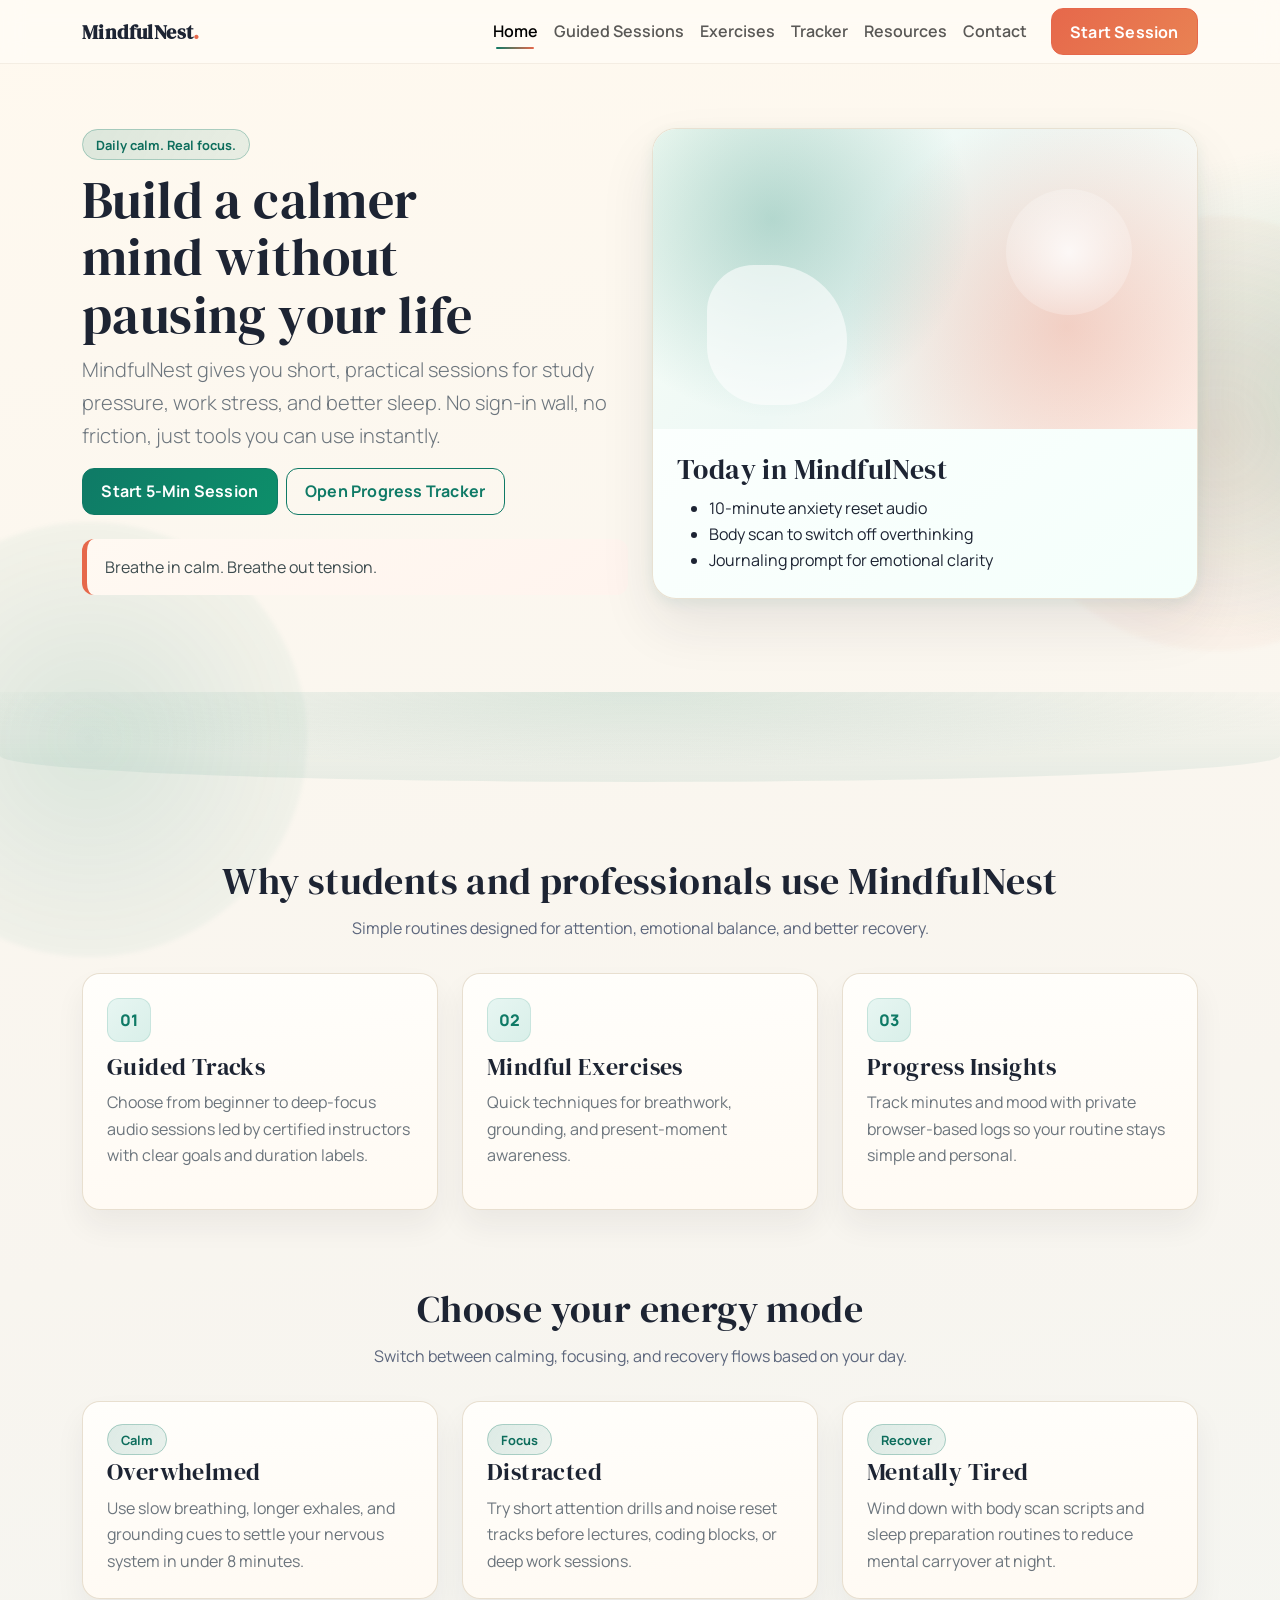
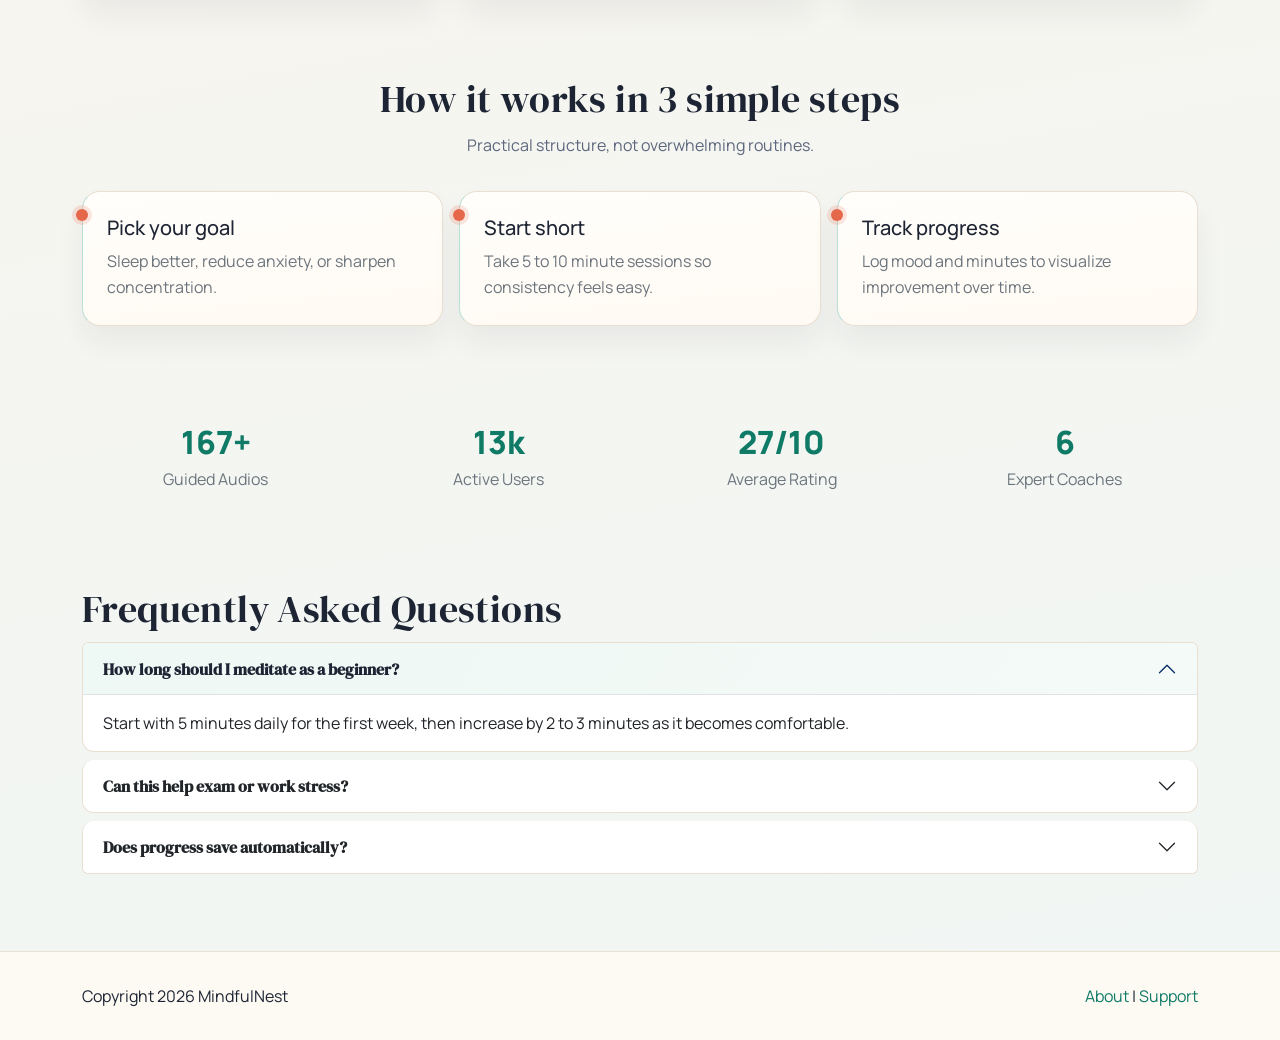
<file: Code/index.html>
<!DOCTYPE html>
<html lang="en">
<head>
  <meta charset="UTF-8">
  <meta name="viewport" content="width=device-width, initial-scale=1.0">
  <title>MindfulNest | Home</title>
  <link rel="preconnect" href="https://fonts.googleapis.com">
  <link rel="preconnect" href="https://fonts.gstatic.com" crossorigin>
  <link href="https://fonts.googleapis.com/css2?family=DM+Serif+Display:ital@0;1&family=Manrope:wght@400;500;600;700;800&display=swap" rel="stylesheet">
  <link href="https://cdn.jsdelivr.net/npm/bootstrap@5.3.7/dist/css/bootstrap.min.css" rel="stylesheet">
  <link rel="stylesheet" href="css/style.css">
</head>
<body>
  <nav class="navbar navbar-expand-lg fixed-top">
    <div class="container">
      <a class="navbar-brand brand-title" href="index.html">MindfulNest<span class="brand-dot">.</span></a>
      <button class="navbar-toggler" type="button" data-bs-toggle="collapse" data-bs-target="#navMenu">
        <span class="navbar-toggler-icon"></span>
      </button>
      <div class="collapse navbar-collapse" id="navMenu">
        <ul class="navbar-nav ms-auto me-3">
          <li class="nav-item"><a class="nav-link active" href="index.html">Home</a></li>
          <li class="nav-item"><a class="nav-link" href="meditation.html">Guided Sessions</a></li>
          <li class="nav-item"><a class="nav-link" href="exercises.html">Exercises</a></li>
          <li class="nav-item"><a class="nav-link" href="tracker.html">Tracker</a></li>
          <li class="nav-item"><a class="nav-link" href="resources.html">Resources</a></li>
          <li class="nav-item"><a class="nav-link" href="contact.html">Contact</a></li>
        </ul>
        <a class="btn btn-accent" href="meditation.html">Start Session</a>
      </div>
    </div>
  </nav>

  <header class="hero">
    <div class="container">
      <div class="row align-items-center g-4">
        <div class="col-lg-6 reveal">
          <span class="badge-tone">Daily calm. Real focus.</span>
          <h1 class="display-5 mt-3">Build a calmer mind without pausing your life</h1>
          <p class="lead text-secondary">MindfulNest gives you short, practical sessions for study pressure, work stress, and better sleep. No sign-in wall, no friction, just tools you can use instantly.</p>
          <div class="d-flex gap-2 flex-wrap">
            <a href="meditation.html" class="btn btn-primary">Start 5-Min Session</a>
            <a href="tracker.html" class="btn btn-outline-primary">Open Progress Tracker</a>
          </div>
          <div class="quote-box mt-4" id="dailyQuote">Breathe in calm. Breathe out tension.</div>
        </div>
        <div class="col-lg-6 reveal delay-2">
          <div class="hero-card">
            <div class="hero-art"></div>
            <div class="p-4">
              <h3>Today in MindfulNest</h3>
              <ul class="mb-0">
                <li>10-minute anxiety reset audio</li>
                <li>Body scan to switch off overthinking</li>
                <li>Journaling prompt for emotional clarity</li>
              </ul>
            </div>
          </div>
        </div>
      </div>
    </div>
  </header>

  <div class="wave-divider"></div>

  <section class="section">
    <div class="container">
      <h2 class="section-title text-center">Why students and professionals use MindfulNest</h2>
      <p class="section-subtitle text-center">Simple routines designed for attention, emotional balance, and better recovery.</p>
      <div class="row g-4">
        <div class="col-md-4 reveal delay-1">
          <div class="card-soft p-4 h-100">
            <div class="feature-icon">01</div>
            <h4>Guided Tracks</h4>
            <p class="text-secondary">Choose from beginner to deep-focus audio sessions led by certified instructors with clear goals and duration labels.</p>
          </div>
        </div>
        <div class="col-md-4 reveal delay-2">
          <div class="card-soft p-4 h-100">
            <div class="feature-icon">02</div>
            <h4>Mindful Exercises</h4>
            <p class="text-secondary">Quick techniques for breathwork, grounding, and present-moment awareness.</p>
          </div>
        </div>
        <div class="col-md-4 reveal delay-3">
          <div class="card-soft p-4 h-100">
            <div class="feature-icon">03</div>
            <h4>Progress Insights</h4>
            <p class="text-secondary">Track minutes and mood with private browser-based logs so your routine stays simple and personal.</p>
          </div>
        </div>
      </div>
    </div>
  </section>

  <section class="section pt-0">
    <div class="container">
      <h2 class="section-title text-center">Choose your energy mode</h2>
      <p class="section-subtitle text-center">Switch between calming, focusing, and recovery flows based on your day.</p>
      <div class="row g-4">
        <div class="col-md-4 reveal">
          <div class="card-soft p-4 h-100">
            <span class="badge-tone">Calm</span>
            <h4 class="mt-2">Overwhelmed</h4>
            <p class="text-secondary mb-0">Use slow breathing, longer exhales, and grounding cues to settle your nervous system in under 8 minutes.</p>
          </div>
        </div>
        <div class="col-md-4 reveal delay-1">
          <div class="card-soft p-4 h-100">
            <span class="badge-tone">Focus</span>
            <h4 class="mt-2">Distracted</h4>
            <p class="text-secondary mb-0">Try short attention drills and noise reset tracks before lectures, coding blocks, or deep work sessions.</p>
          </div>
        </div>
        <div class="col-md-4 reveal delay-2">
          <div class="card-soft p-4 h-100">
            <span class="badge-tone">Recover</span>
            <h4 class="mt-2">Mentally Tired</h4>
            <p class="text-secondary mb-0">Wind down with body scan scripts and sleep preparation routines to reduce mental carryover at night.</p>
          </div>
        </div>
      </div>
    </div>
  </section>

  <section class="section pt-0" id="howItWorks">
    <div class="container">
      <h2 class="section-title text-center">How it works in 3 simple steps</h2>
      <p class="section-subtitle text-center">Practical structure, not overwhelming routines.</p>
      <div class="row g-3">
        <div class="col-md-4 reveal"><div class="card-soft p-4 h-100 timeline-item"><h5>Pick your goal</h5><p class="text-secondary mb-0">Sleep better, reduce anxiety, or sharpen concentration.</p></div></div>
        <div class="col-md-4 reveal delay-1"><div class="card-soft p-4 h-100 timeline-item"><h5>Start short</h5><p class="text-secondary mb-0">Take 5 to 10 minute sessions so consistency feels easy.</p></div></div>
        <div class="col-md-4 reveal delay-2"><div class="card-soft p-4 h-100 timeline-item"><h5>Track progress</h5><p class="text-secondary mb-0">Log mood and minutes to visualize improvement over time.</p></div></div>
      </div>
    </div>
  </section>

  <section class="section pt-0">
    <div class="container">
      <div class="row g-3">
        <div class="col-md-3 stat reveal">
          <div class="stat-number" data-count="300" data-suffix="+">0</div>
          <div class="text-secondary">Guided Audios</div>
        </div>
        <div class="col-md-3 stat reveal delay-1">
          <div class="stat-number" data-count="25" data-suffix="k">0</div>
          <div class="text-secondary">Active Users</div>
        </div>
        <div class="col-md-3 stat reveal delay-2">
          <div class="stat-number" data-count="49" data-suffix="/10">0</div>
          <div class="text-secondary">Average Rating</div>
        </div>
        <div class="col-md-3 stat reveal delay-3">
          <div class="stat-number" data-count="12" data-suffix="">0</div>
          <div class="text-secondary">Expert Coaches</div>
        </div>
      </div>
    </div>
  </section>

  <section class="section pt-0">
    <div class="container">
      <h2 class="section-title">Frequently Asked Questions</h2>
      <div class="accordion" id="faqAcc">
        <div class="accordion-item mb-2 reveal">
          <h2 class="accordion-header"><button class="accordion-button" type="button" data-bs-toggle="collapse" data-bs-target="#faqOne">How long should I meditate as a beginner?</button></h2>
          <div id="faqOne" class="accordion-collapse collapse show" data-bs-parent="#faqAcc"><div class="accordion-body">Start with 5 minutes daily for the first week, then increase by 2 to 3 minutes as it becomes comfortable.</div></div>
        </div>
        <div class="accordion-item mb-2 reveal delay-1">
          <h2 class="accordion-header"><button class="accordion-button collapsed" type="button" data-bs-toggle="collapse" data-bs-target="#faqTwo">Can this help exam or work stress?</button></h2>
          <div id="faqTwo" class="accordion-collapse collapse" data-bs-parent="#faqAcc"><div class="accordion-body">Yes. Short breathwork and focus sessions are designed for high-pressure routines and quick resets during long days.</div></div>
        </div>
        <div class="accordion-item reveal delay-2">
          <h2 class="accordion-header"><button class="accordion-button collapsed" type="button" data-bs-toggle="collapse" data-bs-target="#faqThree">Does progress save automatically?</button></h2>
          <div id="faqThree" class="accordion-collapse collapse" data-bs-parent="#faqAcc"><div class="accordion-body">Your tracker entries are stored only in your browser using local storage. There is no server-side account database in this project.</div></div>
        </div>
      </div>
    </div>
  </section>

  <footer class="footer">
    <div class="container d-flex flex-wrap justify-content-between gap-2">
      <span>Copyright <span id="year"></span> MindfulNest</span>
      <span><a href="about.html">About</a> | <a href="contact.html">Support</a></span>
    </div>
  </footer>

  <script src="https://code.jquery.com/jquery-3.7.1.min.js"></script>
  <script src="https://cdn.jsdelivr.net/npm/bootstrap@5.3.7/dist/js/bootstrap.bundle.min.js"></script>
  <script src="js/main.js"></script>
</body>
</html>
</file>
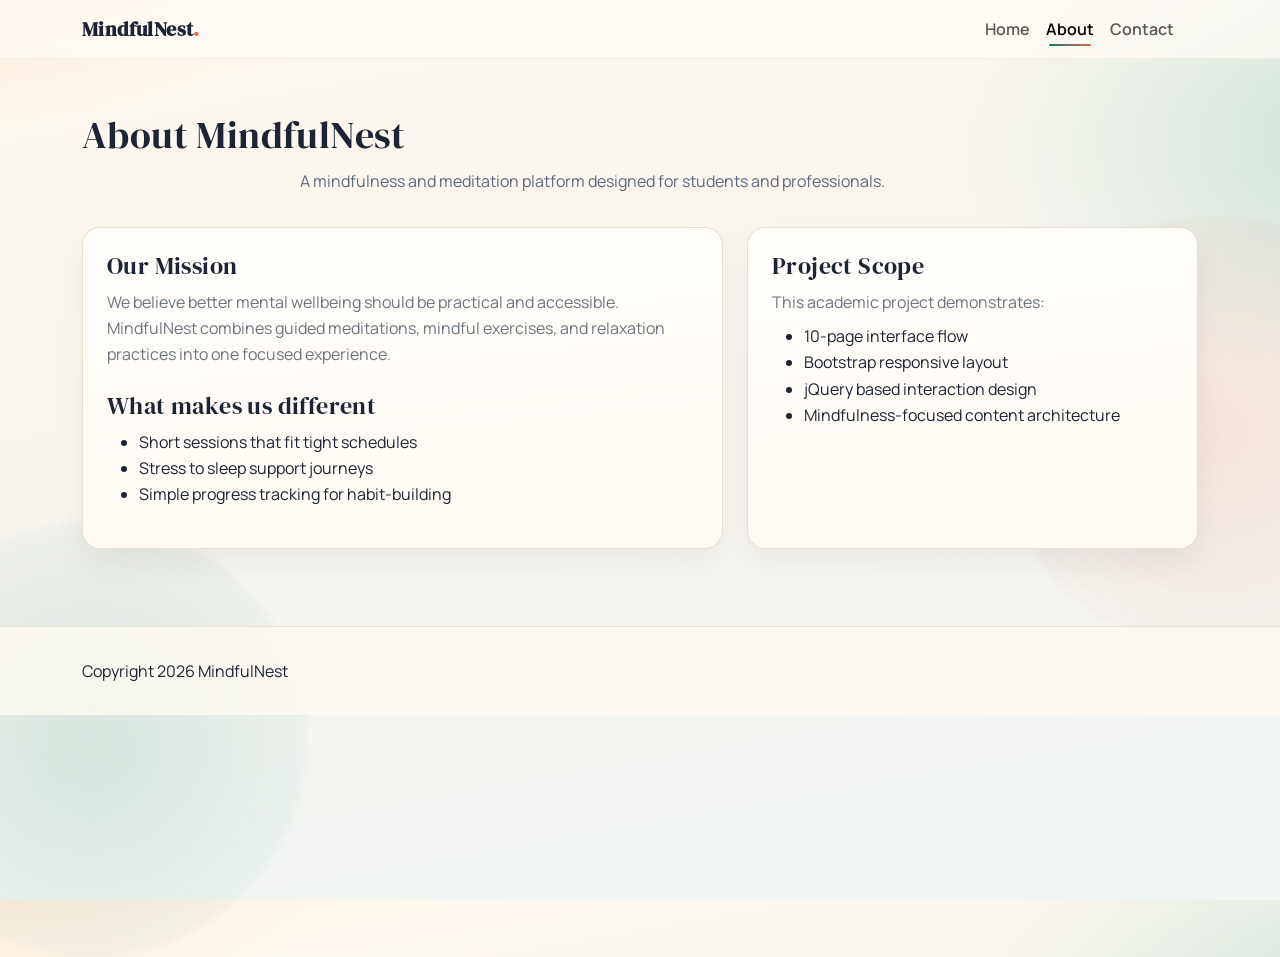
<file: Code/about.html>
<!DOCTYPE html>
<html lang="en">
<head>
  <meta charset="UTF-8">
  <meta name="viewport" content="width=device-width, initial-scale=1.0">
  <title>MindfulNest | About</title>
  <link rel="preconnect" href="https://fonts.googleapis.com">
  <link rel="preconnect" href="https://fonts.gstatic.com" crossorigin>
  <link href="https://fonts.googleapis.com/css2?family=DM+Serif+Display:ital@0;1&family=Manrope:wght@400;500;600;700;800&display=swap" rel="stylesheet">
  <link href="https://cdn.jsdelivr.net/npm/bootstrap@5.3.7/dist/css/bootstrap.min.css" rel="stylesheet">
  <link rel="stylesheet" href="css/style.css">
</head>
<body>
  <nav class="navbar navbar-expand-lg fixed-top">
    <div class="container">
      <a class="navbar-brand brand-title" href="index.html">MindfulNest<span class="brand-dot">.</span></a>
      <button class="navbar-toggler" type="button" data-bs-toggle="collapse" data-bs-target="#navMenu"><span class="navbar-toggler-icon"></span></button>
      <div class="collapse navbar-collapse" id="navMenu">
        <ul class="navbar-nav ms-auto me-3">
          <li class="nav-item"><a class="nav-link" href="index.html">Home</a></li>
          <li class="nav-item"><a class="nav-link active" href="about.html">About</a></li>
          <li class="nav-item"><a class="nav-link" href="contact.html">Contact</a></li>
        </ul>
      </div>
    </div>
  </nav>

  <main class="section" style="padding-top: 7rem;">
    <div class="container">
      <h1 class="section-title">About MindfulNest</h1>
      <p class="section-subtitle">A mindfulness and meditation platform designed for students and professionals.</p>
      <div class="row g-4">
        <div class="col-lg-7">
          <div class="card-soft p-4 h-100">
            <h4>Our Mission</h4>
            <p class="text-secondary">We believe better mental wellbeing should be practical and accessible. MindfulNest combines guided meditations, mindful exercises, and relaxation practices into one focused experience.</p>
            <h4 class="mt-4">What makes us different</h4>
            <ul>
              <li>Short sessions that fit tight schedules</li>
              <li>Stress to sleep support journeys</li>
              <li>Simple progress tracking for habit-building</li>
            </ul>
          </div>
        </div>
        <div class="col-lg-5">
          <div class="card-soft p-4 h-100">
            <h4>Project Scope</h4>
            <p class="text-secondary mb-2">This academic project demonstrates:</p>
            <ul>
              <li>10-page interface flow</li>
              <li>Bootstrap responsive layout</li>
              <li>jQuery based interaction design</li>
              <li>Mindfulness-focused content architecture</li>
            </ul>
          </div>
        </div>
      </div>
    </div>
  </main>

  <footer class="footer"><div class="container">Copyright <span id="year"></span> MindfulNest</div></footer>
  <script src="https://code.jquery.com/jquery-3.7.1.min.js"></script>
  <script src="https://cdn.jsdelivr.net/npm/bootstrap@5.3.7/dist/js/bootstrap.bundle.min.js"></script>
  <script src="js/main.js"></script>
</body>
</html>
</file>
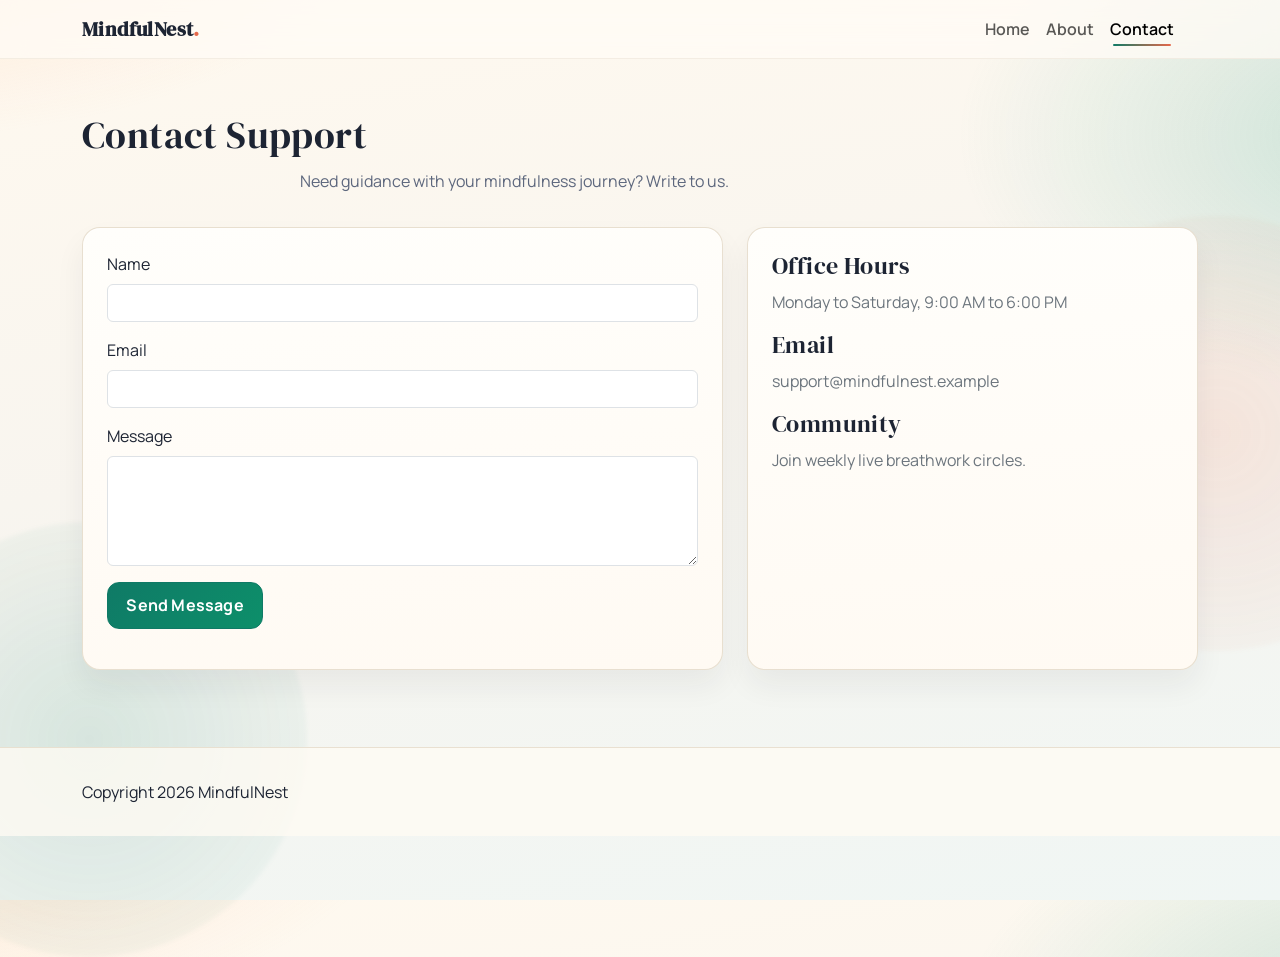
<file: Code/contact.html>
<!DOCTYPE html>
<html lang="en">
<head>
  <meta charset="UTF-8">
  <meta name="viewport" content="width=device-width, initial-scale=1.0">
  <title>MindfulNest | Contact</title>
  <link rel="preconnect" href="https://fonts.googleapis.com">
  <link rel="preconnect" href="https://fonts.gstatic.com" crossorigin>
  <link href="https://fonts.googleapis.com/css2?family=DM+Serif+Display:ital@0;1&family=Manrope:wght@400;500;600;700;800&display=swap" rel="stylesheet">
  <link href="https://cdn.jsdelivr.net/npm/bootstrap@5.3.7/dist/css/bootstrap.min.css" rel="stylesheet">
  <link rel="stylesheet" href="css/style.css">
</head>
<body>
  <nav class="navbar navbar-expand-lg fixed-top">
    <div class="container">
      <a class="navbar-brand brand-title" href="index.html">MindfulNest<span class="brand-dot">.</span></a>
      <button class="navbar-toggler" type="button" data-bs-toggle="collapse" data-bs-target="#navMenu"><span class="navbar-toggler-icon"></span></button>
      <div class="collapse navbar-collapse" id="navMenu">
        <ul class="navbar-nav ms-auto me-3">
          <li class="nav-item"><a class="nav-link" href="index.html">Home</a></li>
          <li class="nav-item"><a class="nav-link" href="about.html">About</a></li>
          <li class="nav-item"><a class="nav-link active" href="contact.html">Contact</a></li>
        </ul>
      </div>
    </div>
  </nav>

  <main class="section" style="padding-top: 7rem;">
    <div class="container">
      <h1 class="section-title">Contact Support</h1>
      <p class="section-subtitle">Need guidance with your mindfulness journey? Write to us.</p>
      <div class="row g-4">
        <div class="col-lg-7">
          <form id="contactForm" class="card-soft p-4">
            <div class="mb-3"><label for="name" class="form-label">Name</label><input type="text" id="name" class="form-control" required></div>
            <div class="mb-3"><label for="email" class="form-label">Email</label><input type="email" id="email" class="form-control" required></div>
            <div class="mb-3"><label for="message" class="form-label">Message</label><textarea id="message" rows="4" class="form-control" required></textarea></div>
            <button type="submit" class="btn btn-primary">Send Message</button>
            <p class="small text-secondary mt-3 mb-0" id="contactStatus"></p>
          </form>
        </div>
        <div class="col-lg-5">
          <div class="card-soft p-4 h-100">
            <h4>Office Hours</h4>
            <p class="text-secondary">Monday to Saturday, 9:00 AM to 6:00 PM</p>
            <h4>Email</h4>
            <p class="text-secondary">support@mindfulnest.example</p>
            <h4>Community</h4>
            <p class="text-secondary">Join weekly live breathwork circles.</p>
          </div>
        </div>
      </div>
    </div>
  </main>

  <footer class="footer"><div class="container">Copyright <span id="year"></span> MindfulNest</div></footer>
  <script src="https://code.jquery.com/jquery-3.7.1.min.js"></script>
  <script src="https://cdn.jsdelivr.net/npm/bootstrap@5.3.7/dist/js/bootstrap.bundle.min.js"></script>
  <script src="js/main.js"></script>
</body>
</html>
</file>
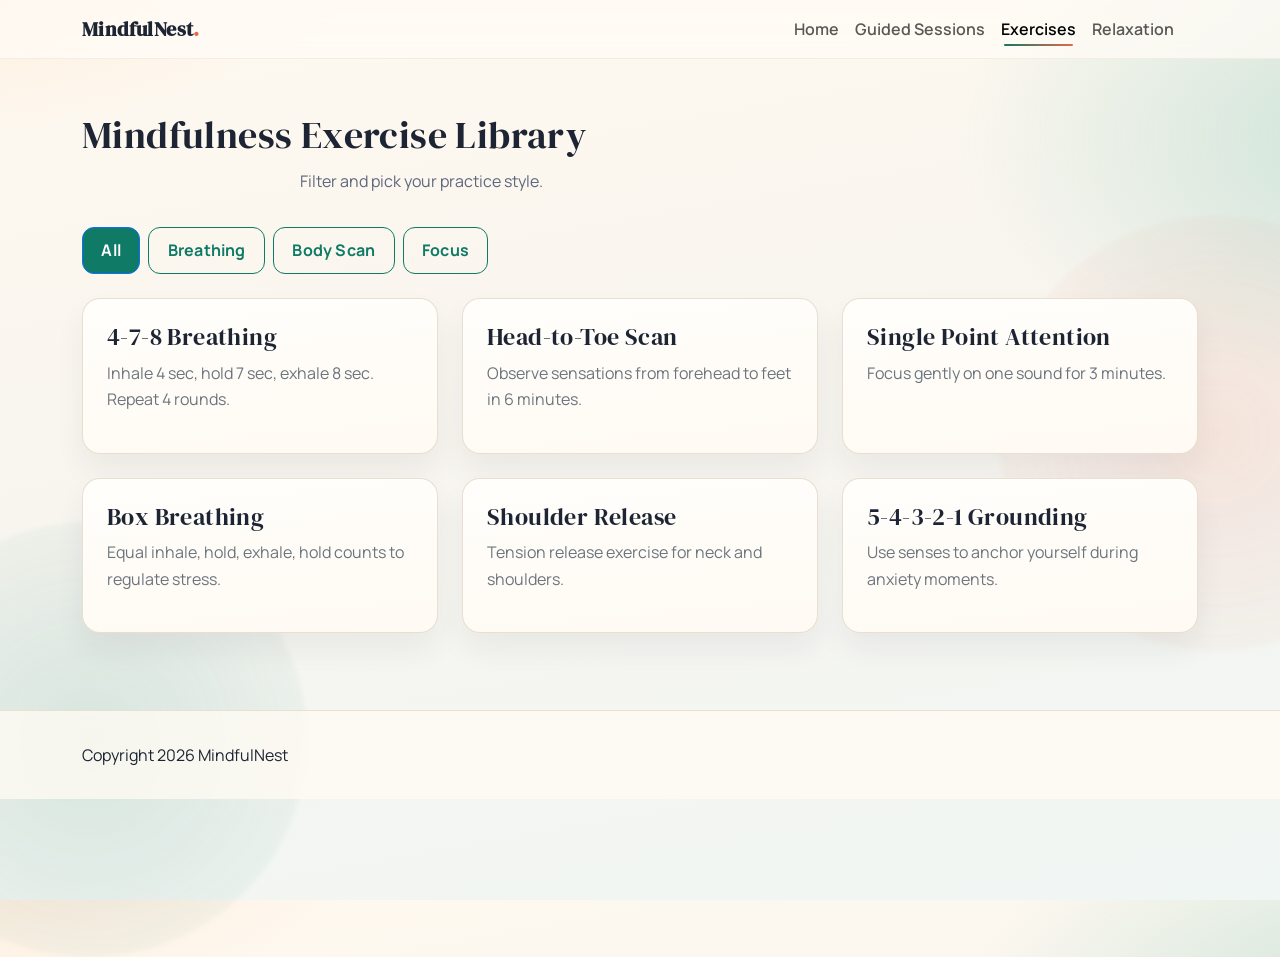
<file: Code/exercises.html>
<!DOCTYPE html>
<html lang="en">
<head>
  <meta charset="UTF-8">
  <meta name="viewport" content="width=device-width, initial-scale=1.0">
  <title>MindfulNest | Mindfulness Exercises</title>
  <link rel="preconnect" href="https://fonts.googleapis.com">
  <link rel="preconnect" href="https://fonts.gstatic.com" crossorigin>
  <link href="https://fonts.googleapis.com/css2?family=DM+Serif+Display:ital@0;1&family=Manrope:wght@400;500;600;700;800&display=swap" rel="stylesheet">
  <link href="https://cdn.jsdelivr.net/npm/bootstrap@5.3.7/dist/css/bootstrap.min.css" rel="stylesheet">
  <link rel="stylesheet" href="css/style.css">
</head>
<body>
  <nav class="navbar navbar-expand-lg fixed-top">
    <div class="container">
      <a class="navbar-brand brand-title" href="index.html">MindfulNest<span class="brand-dot">.</span></a>
      <button class="navbar-toggler" type="button" data-bs-toggle="collapse" data-bs-target="#navMenu"><span class="navbar-toggler-icon"></span></button>
      <div class="collapse navbar-collapse" id="navMenu">
        <ul class="navbar-nav ms-auto me-3">
          <li class="nav-item"><a class="nav-link" href="index.html">Home</a></li>
          <li class="nav-item"><a class="nav-link" href="meditation.html">Guided Sessions</a></li>
          <li class="nav-item"><a class="nav-link active" href="exercises.html">Exercises</a></li>
          <li class="nav-item"><a class="nav-link" href="relax.html">Relaxation</a></li>
        </ul>
      </div>
    </div>
  </nav>

  <main class="section" style="padding-top: 7rem;">
    <div class="container">
      <h1 class="section-title">Mindfulness Exercise Library</h1>
      <p class="section-subtitle">Filter and pick your practice style.</p>
      <div class="d-flex gap-2 mb-4 flex-wrap">
        <button class="btn btn-outline-primary filter-btn active" data-filter="all">All</button>
        <button class="btn btn-outline-primary filter-btn" data-filter="breath">Breathing</button>
        <button class="btn btn-outline-primary filter-btn" data-filter="body">Body Scan</button>
        <button class="btn btn-outline-primary filter-btn" data-filter="focus">Focus</button>
      </div>

      <div class="row g-4">
        <div class="col-md-6 col-lg-4 exercise-card" data-category="breath"><div class="card-soft p-4 h-100"><h4>4-7-8 Breathing</h4><p class="text-secondary">Inhale 4 sec, hold 7 sec, exhale 8 sec. Repeat 4 rounds.</p></div></div>
        <div class="col-md-6 col-lg-4 exercise-card" data-category="body"><div class="card-soft p-4 h-100"><h4>Head-to-Toe Scan</h4><p class="text-secondary">Observe sensations from forehead to feet in 6 minutes.</p></div></div>
        <div class="col-md-6 col-lg-4 exercise-card" data-category="focus"><div class="card-soft p-4 h-100"><h4>Single Point Attention</h4><p class="text-secondary">Focus gently on one sound for 3 minutes.</p></div></div>
        <div class="col-md-6 col-lg-4 exercise-card" data-category="breath"><div class="card-soft p-4 h-100"><h4>Box Breathing</h4><p class="text-secondary">Equal inhale, hold, exhale, hold counts to regulate stress.</p></div></div>
        <div class="col-md-6 col-lg-4 exercise-card" data-category="body"><div class="card-soft p-4 h-100"><h4>Shoulder Release</h4><p class="text-secondary">Tension release exercise for neck and shoulders.</p></div></div>
        <div class="col-md-6 col-lg-4 exercise-card" data-category="focus"><div class="card-soft p-4 h-100"><h4>5-4-3-2-1 Grounding</h4><p class="text-secondary">Use senses to anchor yourself during anxiety moments.</p></div></div>
      </div>
    </div>
  </main>

  <footer class="footer"><div class="container">Copyright <span id="year"></span> MindfulNest</div></footer>
  <script src="https://code.jquery.com/jquery-3.7.1.min.js"></script>
  <script src="https://cdn.jsdelivr.net/npm/bootstrap@5.3.7/dist/js/bootstrap.bundle.min.js"></script>
  <script src="js/main.js"></script>
</body>
</html>
</file>
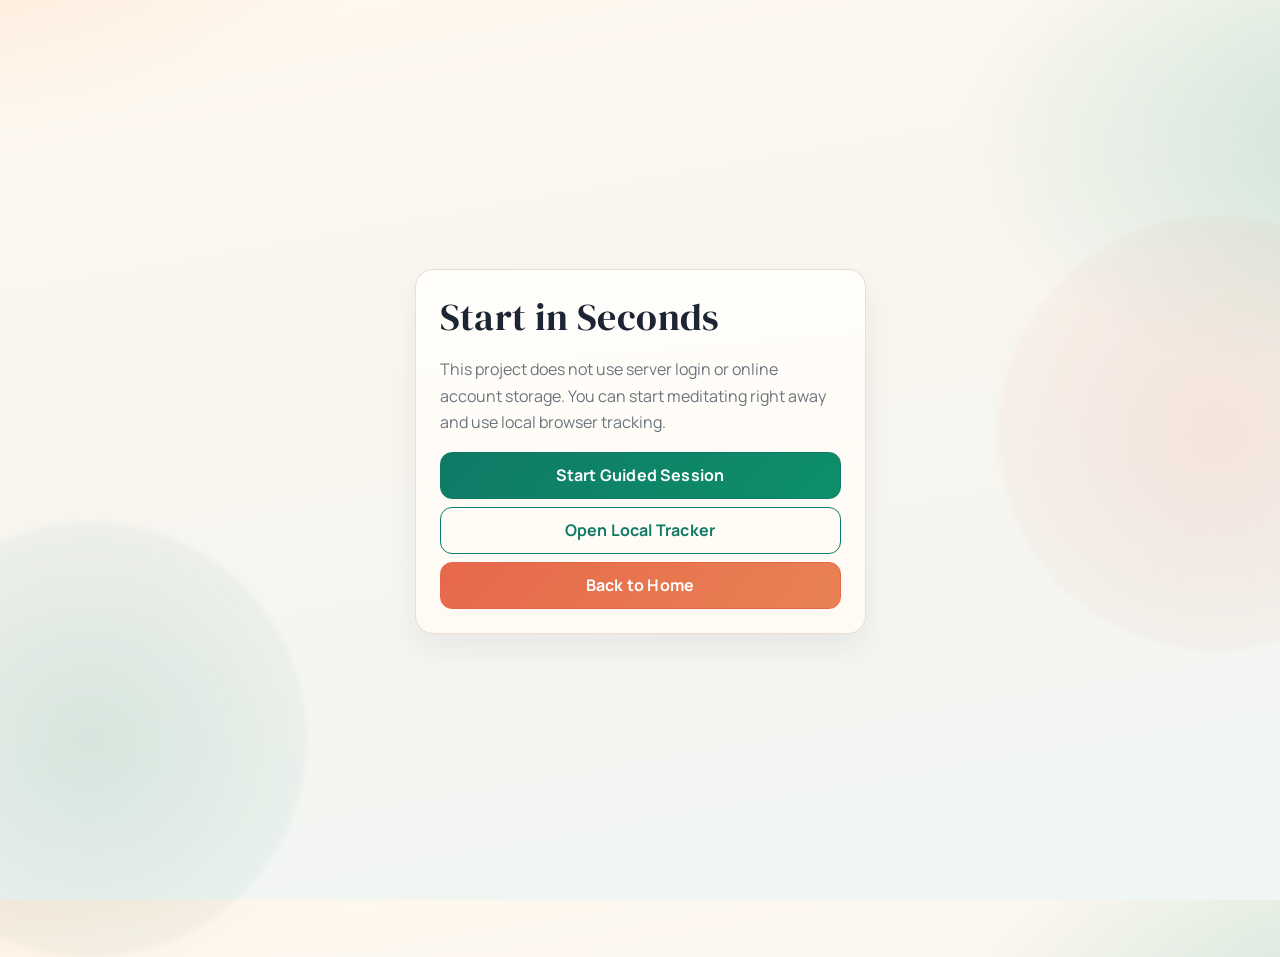
<file: Code/login.html>
<!DOCTYPE html>
<html lang="en">
<head>
  <meta charset="UTF-8">
  <meta name="viewport" content="width=device-width, initial-scale=1.0">
  <title>MindfulNest | Quick Start</title>
  <link rel="preconnect" href="https://fonts.googleapis.com">
  <link rel="preconnect" href="https://fonts.gstatic.com" crossorigin>
  <link href="https://fonts.googleapis.com/css2?family=DM+Serif+Display:ital@0;1&family=Manrope:wght@400;500;600;700;800&display=swap" rel="stylesheet">
  <link href="https://cdn.jsdelivr.net/npm/bootstrap@5.3.7/dist/css/bootstrap.min.css" rel="stylesheet">
  <link rel="stylesheet" href="css/style.css">
</head>
<body>
  <main class="section" style="padding-top: 5rem; min-height: 100vh; display: grid; align-items: center;">
    <div class="container">
      <div class="row justify-content-center">
        <div class="col-md-7 col-lg-5">
          <div class="card-soft p-4">
            <h1 class="section-title mb-3">Start in Seconds</h1>
            <p class="text-secondary mb-3">This project does not use server login or online account storage. You can start meditating right away and use local browser tracking.</p>
            <div class="d-grid gap-2">
              <a href="meditation.html" class="btn btn-primary">Start Guided Session</a>
              <a href="tracker.html" class="btn btn-outline-primary">Open Local Tracker</a>
              <a href="index.html" class="btn btn-accent">Back to Home</a>
            </div>
          </div>
        </div>
      </div>
    </div>
  </main>

  <script src="https://code.jquery.com/jquery-3.7.1.min.js"></script>
  <script src="https://cdn.jsdelivr.net/npm/bootstrap@5.3.7/dist/js/bootstrap.bundle.min.js"></script>
  <script src="js/main.js"></script>
</body>
</html>
</file>
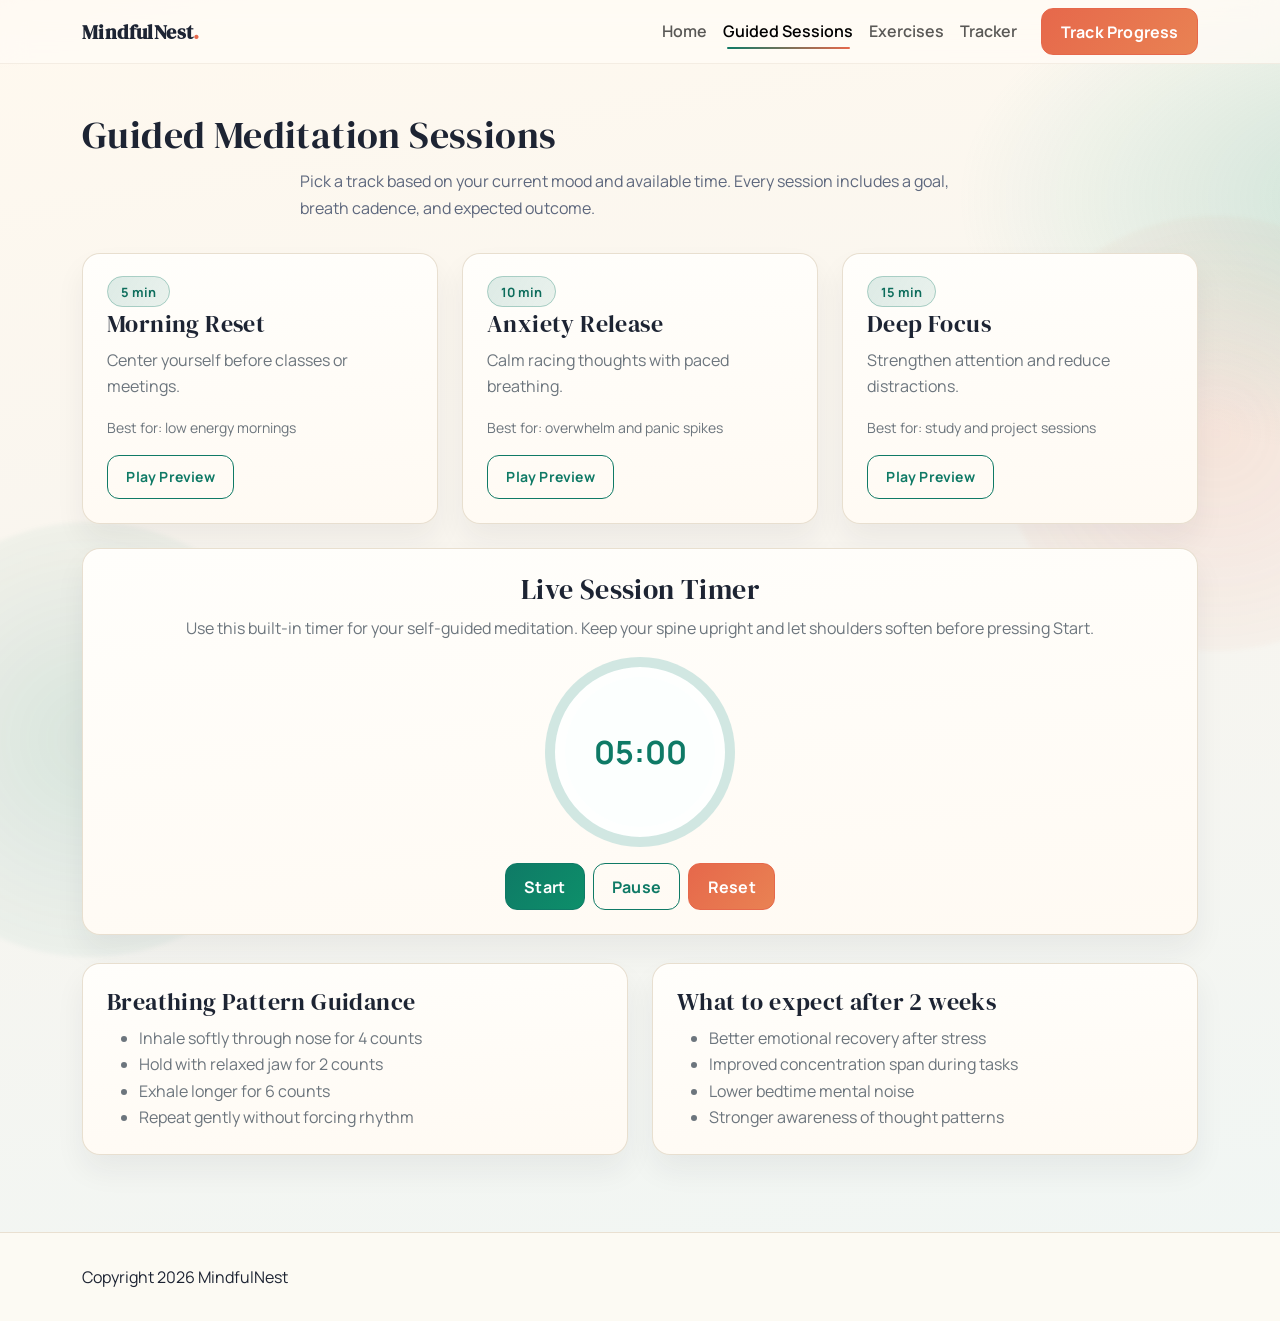
<file: Code/meditation.html>
<!DOCTYPE html>
<html lang="en">
<head>
  <meta charset="UTF-8">
  <meta name="viewport" content="width=device-width, initial-scale=1.0">
  <title>MindfulNest | Guided Sessions</title>
  <link rel="preconnect" href="https://fonts.googleapis.com">
  <link rel="preconnect" href="https://fonts.gstatic.com" crossorigin>
  <link href="https://fonts.googleapis.com/css2?family=DM+Serif+Display:ital@0;1&family=Manrope:wght@400;500;600;700;800&display=swap" rel="stylesheet">
  <link href="https://cdn.jsdelivr.net/npm/bootstrap@5.3.7/dist/css/bootstrap.min.css" rel="stylesheet">
  <link rel="stylesheet" href="css/style.css">
</head>
<body>
  <nav class="navbar navbar-expand-lg fixed-top">
    <div class="container">
      <a class="navbar-brand brand-title" href="index.html">MindfulNest<span class="brand-dot">.</span></a>
      <button class="navbar-toggler" type="button" data-bs-toggle="collapse" data-bs-target="#navMenu"><span class="navbar-toggler-icon"></span></button>
      <div class="collapse navbar-collapse" id="navMenu">
        <ul class="navbar-nav ms-auto me-3">
          <li class="nav-item"><a class="nav-link" href="index.html">Home</a></li>
          <li class="nav-item"><a class="nav-link active" href="meditation.html">Guided Sessions</a></li>
          <li class="nav-item"><a class="nav-link" href="exercises.html">Exercises</a></li>
          <li class="nav-item"><a class="nav-link" href="tracker.html">Tracker</a></li>
        </ul>
        <a class="btn btn-accent" href="tracker.html">Track Progress</a>
      </div>
    </div>
  </nav>

  <main class="section" style="padding-top: 7rem;">
    <div class="container">
      <h1 class="section-title">Guided Meditation Sessions</h1>
      <p class="section-subtitle">Pick a track based on your current mood and available time. Every session includes a goal, breath cadence, and expected outcome.</p>

      <div class="row g-4">
        <div class="col-lg-4 reveal"><div class="card-soft p-4 h-100"><span class="badge-tone">5 min</span><h4 class="mt-2">Morning Reset</h4><p class="text-secondary">Center yourself before classes or meetings.</p><p class="small mb-3 text-secondary">Best for: low energy mornings</p><button class="btn btn-outline-primary btn-sm">Play Preview</button></div></div>
        <div class="col-lg-4 reveal delay-1"><div class="card-soft p-4 h-100"><span class="badge-tone">10 min</span><h4 class="mt-2">Anxiety Release</h4><p class="text-secondary">Calm racing thoughts with paced breathing.</p><p class="small mb-3 text-secondary">Best for: overwhelm and panic spikes</p><button class="btn btn-outline-primary btn-sm">Play Preview</button></div></div>
        <div class="col-lg-4 reveal delay-2"><div class="card-soft p-4 h-100"><span class="badge-tone">15 min</span><h4 class="mt-2">Deep Focus</h4><p class="text-secondary">Strengthen attention and reduce distractions.</p><p class="small mb-3 text-secondary">Best for: study and project sessions</p><button class="btn btn-outline-primary btn-sm">Play Preview</button></div></div>
      </div>

      <div class="card-soft p-4 mt-4 text-center reveal">
        <h3>Live Session Timer</h3>
        <p class="text-secondary mb-0">Use this built-in timer for your self-guided meditation. Keep your spine upright and let shoulders soften before pressing Start.</p>
        <div class="timer-circle" id="sessionTimer">05:00</div>
        <div class="d-flex justify-content-center gap-2 flex-wrap">
          <button class="btn btn-primary" id="startTimer">Start</button>
          <button class="btn btn-outline-primary" id="pauseTimer">Pause</button>
          <button class="btn btn-accent" id="resetTimer">Reset</button>
        </div>
      </div>

      <div class="row g-4 mt-1">
        <div class="col-md-6 reveal">
          <div class="card-soft p-4 h-100">
            <h4>Breathing Pattern Guidance</h4>
            <ul class="mb-0 text-secondary">
              <li>Inhale softly through nose for 4 counts</li>
              <li>Hold with relaxed jaw for 2 counts</li>
              <li>Exhale longer for 6 counts</li>
              <li>Repeat gently without forcing rhythm</li>
            </ul>
          </div>
        </div>
        <div class="col-md-6 reveal delay-1">
          <div class="card-soft p-4 h-100">
            <h4>What to expect after 2 weeks</h4>
            <ul class="mb-0 text-secondary">
              <li>Better emotional recovery after stress</li>
              <li>Improved concentration span during tasks</li>
              <li>Lower bedtime mental noise</li>
              <li>Stronger awareness of thought patterns</li>
            </ul>
          </div>
        </div>
      </div>
    </div>
  </main>

  <footer class="footer"><div class="container">Copyright <span id="year"></span> MindfulNest</div></footer>
  <script src="https://code.jquery.com/jquery-3.7.1.min.js"></script>
  <script src="https://cdn.jsdelivr.net/npm/bootstrap@5.3.7/dist/js/bootstrap.bundle.min.js"></script>
  <script src="js/main.js"></script>
</body>
</html>
</file>
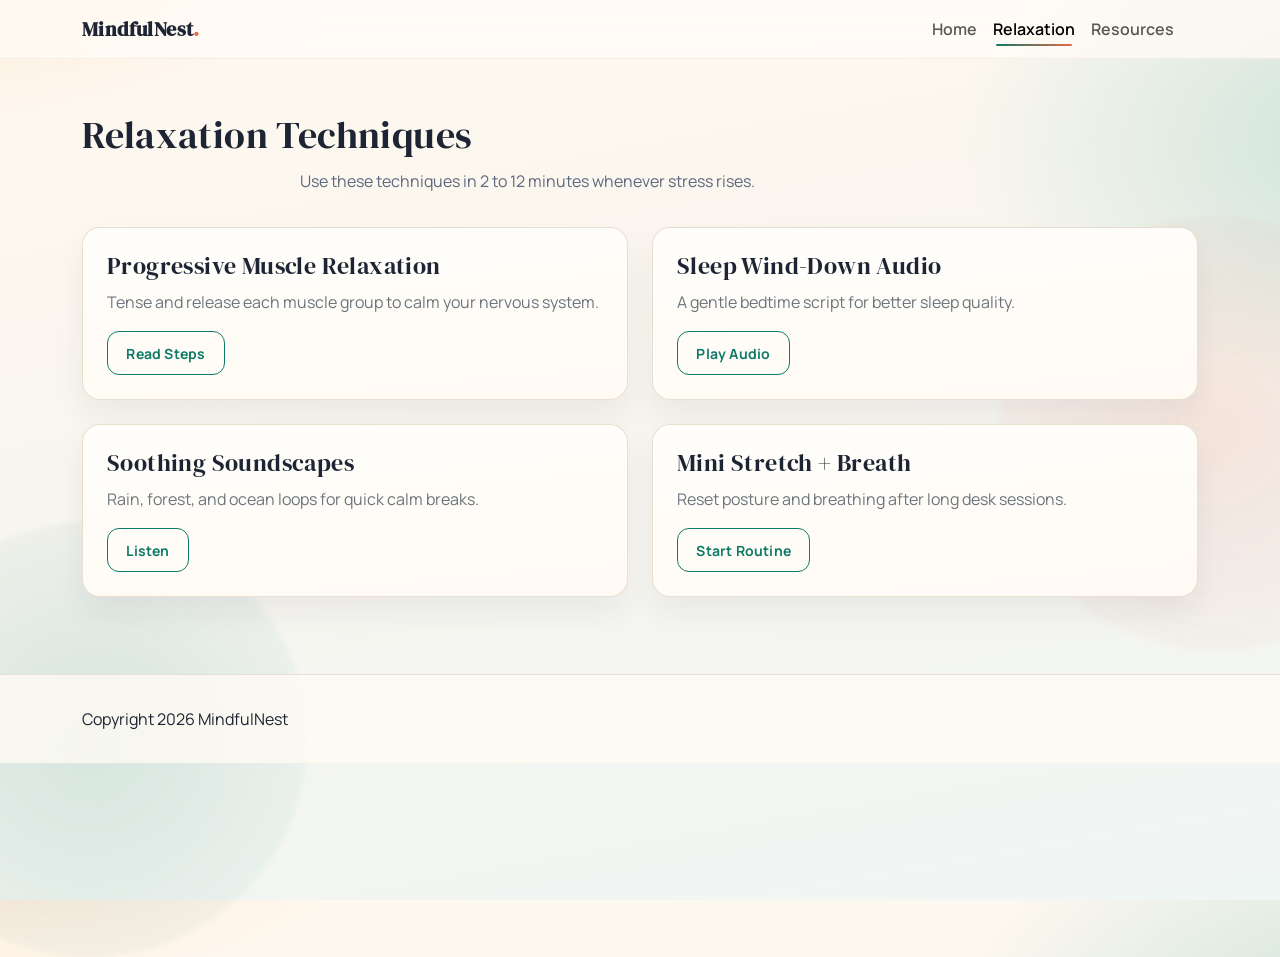
<file: Code/relax.html>
<!DOCTYPE html>
<html lang="en">
<head>
  <meta charset="UTF-8">
  <meta name="viewport" content="width=device-width, initial-scale=1.0">
  <title>MindfulNest | Relaxation Techniques</title>
  <link rel="preconnect" href="https://fonts.googleapis.com">
  <link rel="preconnect" href="https://fonts.gstatic.com" crossorigin>
  <link href="https://fonts.googleapis.com/css2?family=DM+Serif+Display:ital@0;1&family=Manrope:wght@400;500;600;700;800&display=swap" rel="stylesheet">
  <link href="https://cdn.jsdelivr.net/npm/bootstrap@5.3.7/dist/css/bootstrap.min.css" rel="stylesheet">
  <link rel="stylesheet" href="css/style.css">
</head>
<body>
  <nav class="navbar navbar-expand-lg fixed-top">
    <div class="container">
      <a class="navbar-brand brand-title" href="index.html">MindfulNest<span class="brand-dot">.</span></a>
      <button class="navbar-toggler" type="button" data-bs-toggle="collapse" data-bs-target="#navMenu"><span class="navbar-toggler-icon"></span></button>
      <div class="collapse navbar-collapse" id="navMenu">
        <ul class="navbar-nav ms-auto me-3">
          <li class="nav-item"><a class="nav-link" href="index.html">Home</a></li>
          <li class="nav-item"><a class="nav-link active" href="relax.html">Relaxation</a></li>
          <li class="nav-item"><a class="nav-link" href="resources.html">Resources</a></li>
        </ul>
      </div>
    </div>
  </nav>

  <main class="section" style="padding-top: 7rem;">
    <div class="container">
      <h1 class="section-title">Relaxation Techniques</h1>
      <p class="section-subtitle">Use these techniques in 2 to 12 minutes whenever stress rises.</p>
      <div class="row g-4">
        <div class="col-md-6"><div class="card-soft p-4 h-100"><h4>Progressive Muscle Relaxation</h4><p class="text-secondary">Tense and release each muscle group to calm your nervous system.</p><a href="#" class="btn btn-outline-primary btn-sm">Read Steps</a></div></div>
        <div class="col-md-6"><div class="card-soft p-4 h-100"><h4>Sleep Wind-Down Audio</h4><p class="text-secondary">A gentle bedtime script for better sleep quality.</p><a href="#" class="btn btn-outline-primary btn-sm">Play Audio</a></div></div>
        <div class="col-md-6"><div class="card-soft p-4 h-100"><h4>Soothing Soundscapes</h4><p class="text-secondary">Rain, forest, and ocean loops for quick calm breaks.</p><a href="#" class="btn btn-outline-primary btn-sm">Listen</a></div></div>
        <div class="col-md-6"><div class="card-soft p-4 h-100"><h4>Mini Stretch + Breath</h4><p class="text-secondary">Reset posture and breathing after long desk sessions.</p><a href="#" class="btn btn-outline-primary btn-sm">Start Routine</a></div></div>
      </div>
    </div>
  </main>

  <footer class="footer"><div class="container">Copyright <span id="year"></span> MindfulNest</div></footer>
  <script src="https://code.jquery.com/jquery-3.7.1.min.js"></script>
  <script src="https://cdn.jsdelivr.net/npm/bootstrap@5.3.7/dist/js/bootstrap.bundle.min.js"></script>
  <script src="js/main.js"></script>
</body>
</html>
</file>
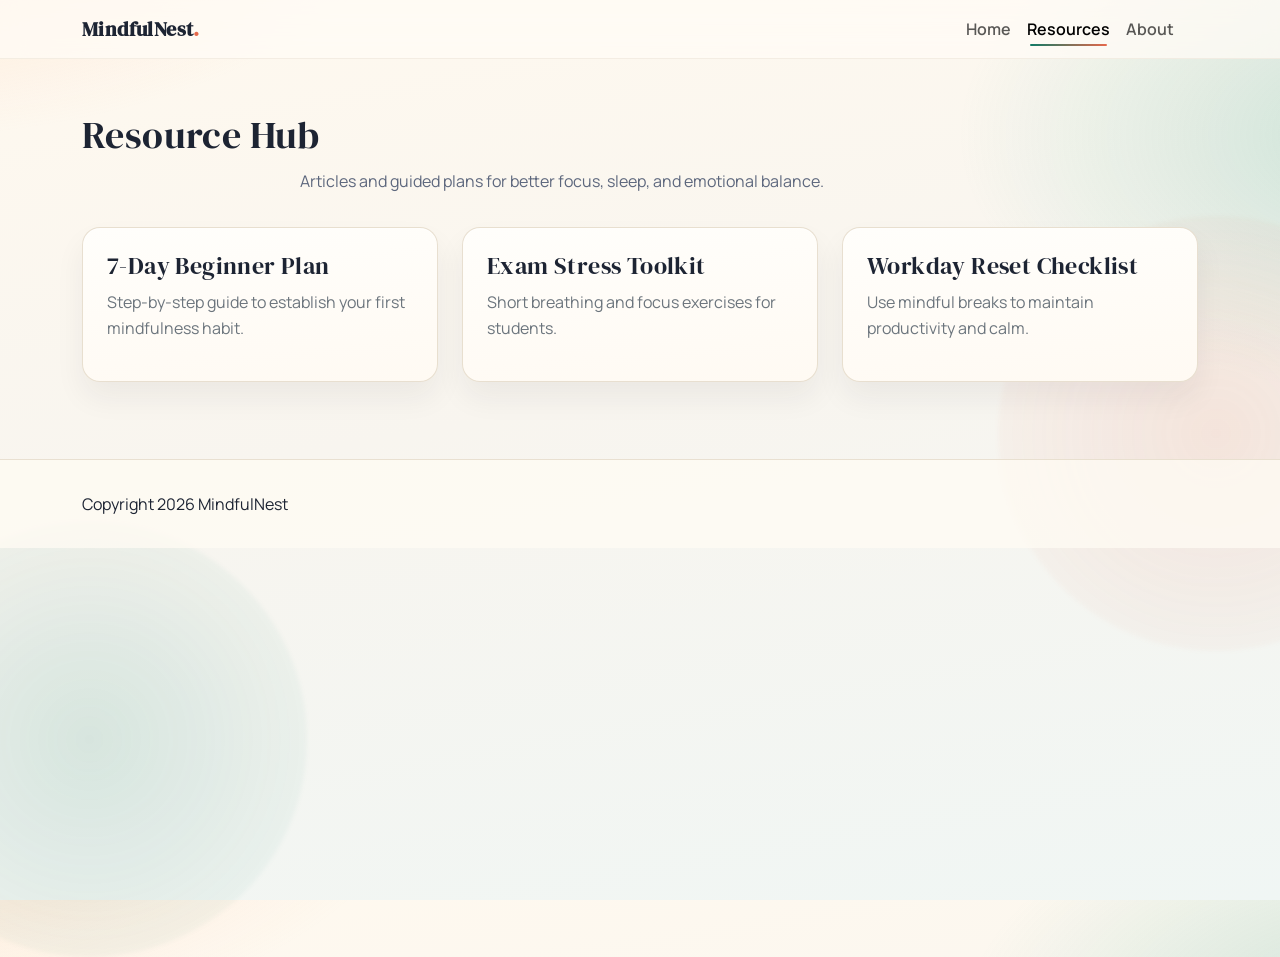
<file: Code/resources.html>
<!DOCTYPE html>
<html lang="en">
<head>
  <meta charset="UTF-8">
  <meta name="viewport" content="width=device-width, initial-scale=1.0">
  <title>MindfulNest | Resources</title>
  <link rel="preconnect" href="https://fonts.googleapis.com">
  <link rel="preconnect" href="https://fonts.gstatic.com" crossorigin>
  <link href="https://fonts.googleapis.com/css2?family=DM+Serif+Display:ital@0;1&family=Manrope:wght@400;500;600;700;800&display=swap" rel="stylesheet">
  <link href="https://cdn.jsdelivr.net/npm/bootstrap@5.3.7/dist/css/bootstrap.min.css" rel="stylesheet">
  <link rel="stylesheet" href="css/style.css">
</head>
<body>
  <nav class="navbar navbar-expand-lg fixed-top">
    <div class="container">
      <a class="navbar-brand brand-title" href="index.html">MindfulNest<span class="brand-dot">.</span></a>
      <button class="navbar-toggler" type="button" data-bs-toggle="collapse" data-bs-target="#navMenu"><span class="navbar-toggler-icon"></span></button>
      <div class="collapse navbar-collapse" id="navMenu">
        <ul class="navbar-nav ms-auto me-3">
          <li class="nav-item"><a class="nav-link" href="index.html">Home</a></li>
          <li class="nav-item"><a class="nav-link active" href="resources.html">Resources</a></li>
          <li class="nav-item"><a class="nav-link" href="about.html">About</a></li>
        </ul>
      </div>
    </div>
  </nav>

  <main class="section" style="padding-top: 7rem;">
    <div class="container">
      <h1 class="section-title">Resource Hub</h1>
      <p class="section-subtitle">Articles and guided plans for better focus, sleep, and emotional balance.</p>
      <div class="row g-4">
        <div class="col-md-6 col-lg-4"><div class="card-soft p-4 h-100"><h4>7-Day Beginner Plan</h4><p class="text-secondary">Step-by-step guide to establish your first mindfulness habit.</p></div></div>
        <div class="col-md-6 col-lg-4"><div class="card-soft p-4 h-100"><h4>Exam Stress Toolkit</h4><p class="text-secondary">Short breathing and focus exercises for students.</p></div></div>
        <div class="col-md-6 col-lg-4"><div class="card-soft p-4 h-100"><h4>Workday Reset Checklist</h4><p class="text-secondary">Use mindful breaks to maintain productivity and calm.</p></div></div>
      </div>
    </div>
  </main>

  <footer class="footer"><div class="container">Copyright <span id="year"></span> MindfulNest</div></footer>
  <script src="https://code.jquery.com/jquery-3.7.1.min.js"></script>
  <script src="https://cdn.jsdelivr.net/npm/bootstrap@5.3.7/dist/js/bootstrap.bundle.min.js"></script>
  <script src="js/main.js"></script>
</body>
</html>
</file>
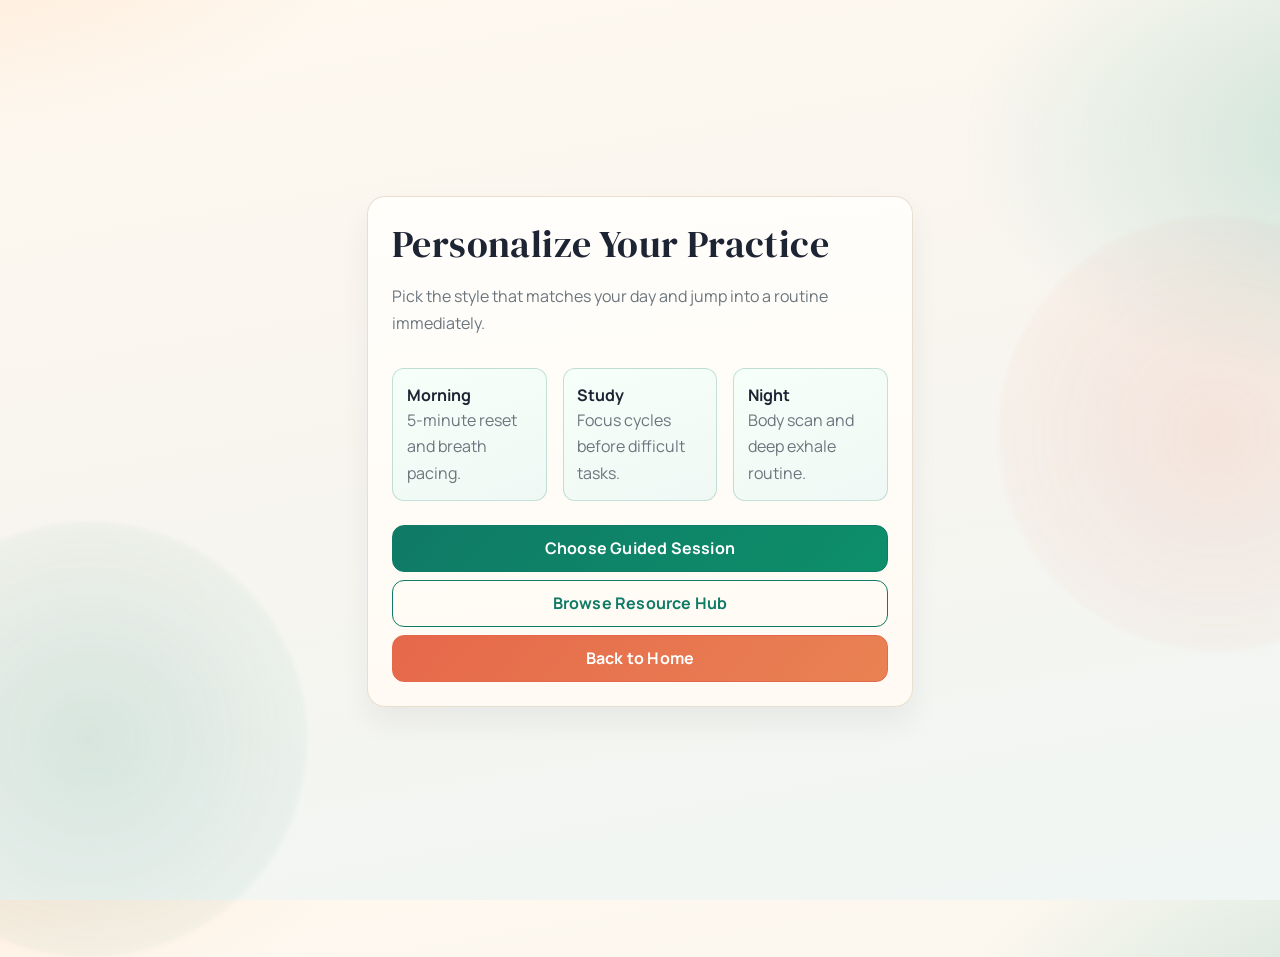
<file: Code/signup.html>
<!DOCTYPE html>
<html lang="en">
<head>
  <meta charset="UTF-8">
  <meta name="viewport" content="width=device-width, initial-scale=1.0">
  <title>MindfulNest | Personalize Your Practice</title>
  <link rel="preconnect" href="https://fonts.googleapis.com">
  <link rel="preconnect" href="https://fonts.gstatic.com" crossorigin>
  <link href="https://fonts.googleapis.com/css2?family=DM+Serif+Display:ital@0;1&family=Manrope:wght@400;500;600;700;800&display=swap" rel="stylesheet">
  <link href="https://cdn.jsdelivr.net/npm/bootstrap@5.3.7/dist/css/bootstrap.min.css" rel="stylesheet">
  <link rel="stylesheet" href="css/style.css">
</head>
<body>
  <main class="section" style="padding-top: 5rem; min-height: 100vh; display: grid; align-items: center;">
    <div class="container">
      <div class="row justify-content-center">
        <div class="col-md-8 col-lg-6">
          <div class="card-soft p-4">
            <h1 class="section-title mb-3">Personalize Your Practice</h1>
            <p class="text-secondary">Pick the style that matches your day and jump into a routine immediately.</p>
            <div class="row g-3 mt-1">
              <div class="col-md-4"><div class="screen-note h-100"><strong>Morning</strong><br><span class="text-secondary">5-minute reset and breath pacing.</span></div></div>
              <div class="col-md-4"><div class="screen-note h-100"><strong>Study</strong><br><span class="text-secondary">Focus cycles before difficult tasks.</span></div></div>
              <div class="col-md-4"><div class="screen-note h-100"><strong>Night</strong><br><span class="text-secondary">Body scan and deep exhale routine.</span></div></div>
            </div>
            <div class="d-grid gap-2 mt-4">
              <a href="meditation.html" class="btn btn-primary">Choose Guided Session</a>
              <a href="resources.html" class="btn btn-outline-primary">Browse Resource Hub</a>
              <a href="index.html" class="btn btn-accent">Back to Home</a>
            </div>
          </div>
        </div>
      </div>
    </div>
  </main>

  <script src="https://code.jquery.com/jquery-3.7.1.min.js"></script>
  <script src="https://cdn.jsdelivr.net/npm/bootstrap@5.3.7/dist/js/bootstrap.bundle.min.js"></script>
  <script src="js/main.js"></script>
</body>
</html>
</file>
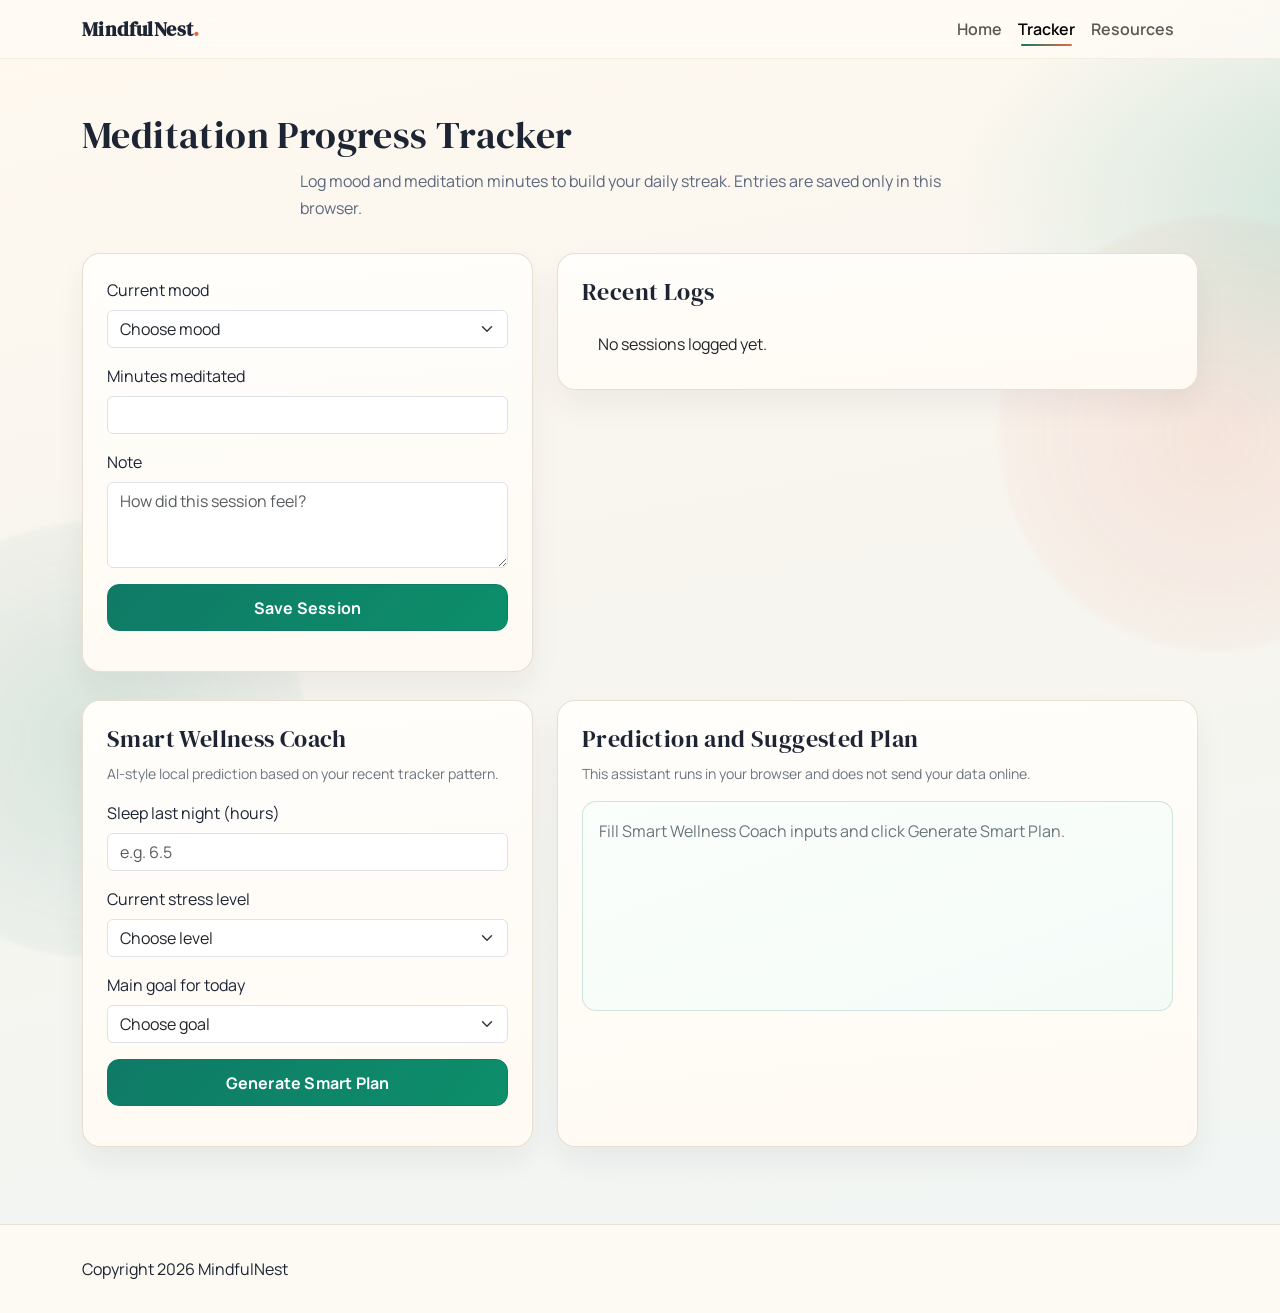
<file: Code/tracker.html>
<!DOCTYPE html>
<html lang="en">
<head>
  <meta charset="UTF-8">
  <meta name="viewport" content="width=device-width, initial-scale=1.0">
  <title>MindfulNest | Progress Tracker</title>
  <link rel="preconnect" href="https://fonts.googleapis.com">
  <link rel="preconnect" href="https://fonts.gstatic.com" crossorigin>
  <link href="https://fonts.googleapis.com/css2?family=DM+Serif+Display:ital@0;1&family=Manrope:wght@400;500;600;700;800&display=swap" rel="stylesheet">
  <link href="https://cdn.jsdelivr.net/npm/bootstrap@5.3.7/dist/css/bootstrap.min.css" rel="stylesheet">
  <link rel="stylesheet" href="css/style.css">
</head>
<body>
  <nav class="navbar navbar-expand-lg fixed-top">
    <div class="container">
      <a class="navbar-brand brand-title" href="index.html">MindfulNest<span class="brand-dot">.</span></a>
      <button class="navbar-toggler" type="button" data-bs-toggle="collapse" data-bs-target="#navMenu"><span class="navbar-toggler-icon"></span></button>
      <div class="collapse navbar-collapse" id="navMenu">
        <ul class="navbar-nav ms-auto me-3">
          <li class="nav-item"><a class="nav-link" href="index.html">Home</a></li>
          <li class="nav-item"><a class="nav-link active" href="tracker.html">Tracker</a></li>
          <li class="nav-item"><a class="nav-link" href="resources.html">Resources</a></li>
        </ul>
      </div>
    </div>
  </nav>

  <main class="section" style="padding-top: 7rem;">
    <div class="container">
      <h1 class="section-title">Meditation Progress Tracker</h1>
      <p class="section-subtitle">Log mood and meditation minutes to build your daily streak. Entries are saved only in this browser.</p>

      <div class="row g-4">
        <div class="col-lg-5">
          <form id="moodForm" class="card-soft p-4">
            <div class="mb-3">
              <label class="form-label" for="mood">Current mood</label>
              <select id="mood" class="form-select" required>
                <option value="">Choose mood</option>
                <option value="Calm">Calm</option>
                <option value="Focused">Focused</option>
                <option value="Anxious">Anxious</option>
                <option value="Tired">Tired</option>
              </select>
            </div>
            <div class="mb-3">
              <label class="form-label" for="minutes">Minutes meditated</label>
              <input id="minutes" type="number" min="1" class="form-control" required>
            </div>
            <div class="mb-3">
              <label class="form-label" for="note">Note</label>
              <textarea id="note" class="form-control" rows="3" placeholder="How did this session feel?"></textarea>
            </div>
            <button class="btn btn-primary w-100" type="submit">Save Session</button>
            <p id="trackerMessage" class="small text-secondary mt-3 mb-0"></p>
          </form>
        </div>

        <div class="col-lg-7">
          <div class="card-soft p-4">
            <h4>Recent Logs</h4>
            <ul class="list-group list-group-flush mt-3" id="trackerList"></ul>
          </div>
        </div>
      </div>

      <div class="row g-4 mt-1" id="smartCoach">
        <div class="col-lg-5">
          <form id="insightForm" class="card-soft p-4 h-100">
            <h4 class="mb-2">Smart Wellness Coach</h4>
            <p class="text-secondary small mb-3">AI-style local prediction based on your recent tracker pattern.</p>
            <div class="mb-3">
              <label class="form-label" for="sleepHours">Sleep last night (hours)</label>
              <input id="sleepHours" type="number" min="0" max="12" step="0.5" class="form-control" placeholder="e.g. 6.5" required>
            </div>
            <div class="mb-3">
              <label class="form-label" for="stressLoad">Current stress level</label>
              <select id="stressLoad" class="form-select" required>
                <option value="">Choose level</option>
                <option value="low">Low</option>
                <option value="medium">Medium</option>
                <option value="high">High</option>
              </select>
            </div>
            <div class="mb-3">
              <label class="form-label" for="focusTarget">Main goal for today</label>
              <select id="focusTarget" class="form-select" required>
                <option value="">Choose goal</option>
                <option value="focus">Deep focus</option>
                <option value="calm">Reduce anxiety</option>
                <option value="sleep">Sleep better</option>
              </select>
            </div>
            <button class="btn btn-primary w-100" type="submit">Generate Smart Plan</button>
            <p id="insightStatus" class="small text-secondary mt-3 mb-0"></p>
          </form>
        </div>

        <div class="col-lg-7">
          <div class="card-soft p-4 h-100">
            <h4>Prediction and Suggested Plan</h4>
            <p class="text-secondary small mb-3">This assistant runs in your browser and does not send your data online.</p>
            <div id="insightOutput" class="insight-output">
              <p class="mb-0 text-secondary">Fill Smart Wellness Coach inputs and click Generate Smart Plan.</p>
            </div>
          </div>
        </div>
      </div>
    </div>
  </main>

  <footer class="footer"><div class="container">Copyright <span id="year"></span> MindfulNest</div></footer>
  <script src="https://code.jquery.com/jquery-3.7.1.min.js"></script>
  <script src="https://cdn.jsdelivr.net/npm/bootstrap@5.3.7/dist/js/bootstrap.bundle.min.js"></script>
  <script src="js/main.js"></script>
</body>
</html>
</file>
<file: Code/css/style.css>
:root {
  --bg: #f3fbf8;
  --surface: #ffffff;
  --ink: #132226;
  --muted: #5f6f72;
  --primary: #1f8a70;
  --secondary: #f26b5b;
  --accent: #ffd166;
  --border: #d9e7e4;
}

* {
  box-sizing: border-box;
}

body {
  margin: 0;
  font-family: "Manrope", "Segoe UI", sans-serif;
  color: var(--ink);
  background:
    radial-gradient(circle at 10% 10%, #d9f1ea 0, transparent 35%),
    radial-gradient(circle at 90% 20%, #ffe3d6 0, transparent 30%),
    linear-gradient(180deg, #f7fffc 0%, #f3fbf8 40%, #ecf7f3 100%);
  min-height: 100vh;
}

h1,
h2,
h3,
h4,
.brand-title {
  font-family: "DM Serif Display", Georgia, serif;
  letter-spacing: 0.2px;
}

.navbar {
  background: rgba(255, 255, 255, 0.9);
  backdrop-filter: blur(8px);
  border-bottom: 1px solid transparent;
  transition: all 0.25s ease;
}

.navbar.scrolled {
  border-bottom-color: var(--border);
  box-shadow: 0 8px 30px rgba(19, 34, 38, 0.07);
}

.navbar-brand {
  font-weight: 700;
  color: var(--ink);
}

.brand-dot {
  color: var(--secondary);
}

.hero {
  padding: 7rem 0 5rem;
}

.hero-card {
  background: linear-gradient(145deg, #ffffff 0%, #f4fffb 100%);
  border: 1px solid var(--border);
  border-radius: 20px;
  box-shadow: 0 18px 45px rgba(19, 34, 38, 0.08);
  overflow: hidden;
}

.hero-art {
  min-height: 280px;
  background:
    radial-gradient(circle at 30% 40%, rgba(31, 138, 112, 0.25), transparent 40%),
    radial-gradient(circle at 70% 60%, rgba(242, 107, 91, 0.3), transparent 45%),
    linear-gradient(120deg, #f6fff9 0%, #eefaf5 100%);
  position: relative;
  animation: driftBg 8s ease-in-out infinite;
}

.hero-art::after {
  content: "";
  position: absolute;
  width: 110px;
  height: 110px;
  border-radius: 50%;
  right: 12%;
  top: 20%;
  background: radial-gradient(circle, rgba(255, 255, 255, 0.8), rgba(255, 255, 255, 0));
  animation: breathePulse 3.2s ease-in-out infinite;
}

.section {
  padding: 4.25rem 0;
}

.section-title {
  font-size: clamp(1.8rem, 3vw, 2.5rem);
  margin-bottom: 0.5rem;
}

.section-subtitle {
  color: var(--muted);
  margin-bottom: 2rem;
}

.card-soft {
  background: var(--surface);
  border: 1px solid var(--border);
  border-radius: 16px;
  box-shadow: 0 10px 25px rgba(19, 34, 38, 0.06);
  transition: transform 0.25s ease, box-shadow 0.25s ease;
}

.card-soft:hover {
  transform: translateY(-6px);
  box-shadow: 0 16px 30px rgba(19, 34, 38, 0.12);
}

.card-soft:active {
  transform: translateY(-2px) scale(0.995);
}

.badge-tone {
  background: rgba(31, 138, 112, 0.12);
  color: var(--primary);
  border: 1px solid rgba(31, 138, 112, 0.18);
  border-radius: 999px;
  padding: 0.35rem 0.8rem;
  font-size: 0.78rem;
  font-weight: 700;
}

.btn-primary,
.btn-outline-primary:hover {
  background: var(--primary);
  border-color: var(--primary);
}

.btn-outline-primary {
  border-color: var(--primary);
  color: var(--primary);
}

.btn-accent {
  background: var(--secondary);
  border: 1px solid var(--secondary);
  color: #fff;
}

.btn-accent:hover {
  background: #dd5a4a;
  border-color: #dd5a4a;
  color: #fff;
}

.btn {
  transition: transform 0.2s ease, box-shadow 0.2s ease;
  min-height: 44px;
}

.btn:active,
.btn.touch-active {
  transform: scale(0.97);
}

.btn:focus-visible,
.form-control:focus,
.form-select:focus {
  box-shadow: 0 0 0 0.2rem rgba(31, 138, 112, 0.22);
  border-color: rgba(31, 138, 112, 0.55);
}

.wave-divider {
  height: 90px;
  background: linear-gradient(180deg, transparent 0, rgba(31, 138, 112, 0.06) 100%);
  border-radius: 0 0 60% 60% / 0 0 35% 35%;
}

.stat {
  text-align: center;
  padding: 1rem;
}

.stat-number {
  font-size: 2rem;
  font-weight: 800;
  color: var(--primary);
}

.quote-box {
  border-left: 4px solid var(--secondary);
  background: #fff9f7;
  border-radius: 12px;
  padding: 1rem 1.1rem;
  color: #3e4d50;
}

.footer {
  padding: 2rem 0;
  border-top: 1px solid var(--border);
  background: rgba(255, 255, 255, 0.8);
}

.reveal {
  opacity: 0;
  transform: translateY(16px);
  transition: opacity 0.65s ease, transform 0.65s ease;
}

.reveal.in-view {
  opacity: 1;
  transform: translateY(0);
}

.reveal.delay-1 { transition-delay: 0.08s; }
.reveal.delay-2 { transition-delay: 0.16s; }
.reveal.delay-3 { transition-delay: 0.24s; }

@keyframes revealUp {
  to {
    opacity: 1;
    transform: translateY(0);
  }
}

.timer-circle {
  width: 190px;
  height: 190px;
  border-radius: 50%;
  border: 8px solid rgba(31, 138, 112, 0.25);
  display: grid;
  place-items: center;
  margin: 1rem auto;
  font-size: 2rem;
  font-weight: 700;
  color: var(--primary);
  background: #fcfffe;
}

.filter-btn.active {
  background: var(--primary);
  color: #fff;
}

.screen-note {
  border: 1px dashed #b8cfca;
  background: #f9fffc;
  border-radius: 12px;
  padding: 0.85rem;
}

.timeline-item {
  position: relative;
  padding: 0.75rem 0 0.75rem 1.4rem;
  border-left: 2px solid #c8e4dd;
}

.timeline-item::before {
  content: "";
  width: 10px;
  height: 10px;
  border-radius: 50%;
  position: absolute;
  left: -6px;
  top: 1.15rem;
  background: var(--secondary);
}

.feature-icon {
  width: 44px;
  height: 44px;
  border-radius: 12px;
  display: grid;
  place-items: center;
  background: #edf9f5;
  color: var(--primary);
  font-weight: 800;
  margin-bottom: 0.65rem;
}

.accordion-item {
  border: 1px solid var(--border);
  border-radius: 12px;
  overflow: hidden;
}

.accordion-button:not(.collapsed) {
  background: #eef9f5;
  color: var(--ink);
}

@keyframes breathePulse {
  0%,
  100% {
    transform: scale(0.92);
    opacity: 0.45;
  }
  50% {
    transform: scale(1.08);
    opacity: 0.95;
  }
}

@keyframes driftBg {
  0%,
  100% {
    background-position: 0% 0%, 100% 100%, 50% 50%;
  }
  50% {
    background-position: 7% 4%, 92% 96%, 50% 50%;
  }
}

@media (prefers-reduced-motion: reduce) {
  *,
  *::before,
  *::after {
    animation: none !important;
    transition: none !important;
    scroll-behavior: auto !important;
  }
}

@media (max-width: 768px) {
  .hero {
    padding-top: 6rem;
  }

  .hero-card {
    border-radius: 14px;
  }

  .section {
    padding: 3.3rem 0;
  }

  .navbar .btn {
    width: 100%;
    margin-top: 0.5rem;
  }
}

/* Visual upgrade layer */
:root {
  --bg: #f8f5ef;
  --surface: #fffdf9;
  --ink: #1d2433;
  --muted: #5d677d;
  --primary: #0f7a66;
  --secondary: #e6684b;
  --accent: #ffcf52;
  --border: #e7dece;
}

html {
  scroll-behavior: smooth;
}

body {
  font-family: "Manrope", "Segoe UI", sans-serif;
  background:
    radial-gradient(1000px 500px at -10% -15%, rgba(255, 186, 146, 0.35), transparent 55%),
    radial-gradient(900px 520px at 110% 15%, rgba(76, 173, 152, 0.28), transparent 50%),
    linear-gradient(170deg, #fff9ef 0%, #f8f5ef 45%, #f0f6f4 100%);
  color: var(--ink);
  position: relative;
  overflow-x: hidden;
}

body::before,
body::after {
  content: "";
  position: fixed;
  width: 34vw;
  height: 34vw;
  border-radius: 50%;
  pointer-events: none;
  z-index: -1;
  filter: blur(2px);
  animation: ambientFloat 16s ease-in-out infinite;
}

body::before {
  left: -10vw;
  top: 58vh;
  background: radial-gradient(circle, rgba(15, 122, 102, 0.13), rgba(15, 122, 102, 0));
}

body::after {
  right: -12vw;
  top: 24vh;
  background: radial-gradient(circle, rgba(230, 104, 75, 0.12), rgba(230, 104, 75, 0));
  animation-delay: 2.2s;
}

h1,
h2,
h3,
h4,
.brand-title {
  letter-spacing: 0.4px;
  text-wrap: balance;
}

p,
li,
small,
.text-secondary {
  line-height: 1.65;
}

.navbar {
  background: rgba(255, 252, 246, 0.76);
  border-bottom: 1px solid rgba(231, 222, 206, 0.45);
  backdrop-filter: blur(12px);
}

.navbar.scrolled {
  background: rgba(255, 252, 246, 0.95);
  border-bottom-color: rgba(231, 222, 206, 0.9);
  box-shadow: 0 14px 35px rgba(29, 36, 51, 0.08);
}

.nav-link {
  position: relative;
  font-weight: 600;
}

.nav-link::after {
  content: "";
  position: absolute;
  left: 0.7rem;
  right: 0.7rem;
  bottom: 0.25rem;
  height: 2px;
  border-radius: 99px;
  background: linear-gradient(90deg, var(--primary), var(--secondary));
  transform: scaleX(0);
  transform-origin: left;
  transition: transform 0.25s ease;
}

.nav-link:hover::after,
.nav-link.active::after {
  transform: scaleX(1);
}

.hero {
  padding: 8rem 0 5.8rem;
}

.hero h1 {
  font-size: clamp(2.15rem, 4.1vw, 3.65rem);
  line-height: 1.1;
  text-wrap: balance;
}

.hero .lead {
  max-width: 62ch;
}

.hero-card {
  border-radius: 24px;
  border-color: rgba(231, 222, 206, 0.9);
  box-shadow:
    0 26px 55px rgba(29, 36, 51, 0.09),
    0 4px 14px rgba(15, 122, 102, 0.08);
}

.hero-art {
  min-height: 300px;
  background:
    radial-gradient(circle at 22% 30%, rgba(15, 122, 102, 0.28), transparent 42%),
    radial-gradient(circle at 76% 66%, rgba(230, 104, 75, 0.28), transparent 48%),
    linear-gradient(130deg, #f8fff8 0%, #eef8f5 45%, #fff6f0 100%);
  animation: driftBg 10s ease-in-out infinite;
}

.hero-art::before {
  content: "";
  position: absolute;
  width: 140px;
  height: 140px;
  left: 10%;
  bottom: 8%;
  border-radius: 38% 62% 52% 48%;
  background: rgba(255, 255, 255, 0.6);
  animation: blobSpin 15s linear infinite;
}

.hero-art::after {
  width: 126px;
  height: 126px;
}

.badge-tone {
  background: linear-gradient(120deg, rgba(15, 122, 102, 0.14), rgba(15, 122, 102, 0.09));
  color: #0d6d5c;
  border-color: rgba(15, 122, 102, 0.28);
  font-size: 0.8rem;
}

.section {
  padding: 4.8rem 0;
}

.section-title {
  margin-bottom: 0.65rem;
}

.section-subtitle {
  max-width: 68ch;
  margin-left: auto;
  margin-right: auto;
}

.card-soft {
  border-radius: 18px;
  border: 1px solid rgba(231, 222, 206, 0.95);
  box-shadow:
    0 16px 30px rgba(29, 36, 51, 0.06),
    inset 0 1px 0 rgba(255, 255, 255, 0.55);
  background: linear-gradient(175deg, #fffefb 0%, #fffaf3 100%);
}

.card-soft:hover {
  transform: translateY(-8px) scale(1.01);
  box-shadow:
    0 22px 44px rgba(29, 36, 51, 0.12),
    0 10px 22px rgba(15, 122, 102, 0.1);
}

.feature-icon {
  background: linear-gradient(135deg, #e7f6f2, #d9efe9);
  border: 1px solid rgba(15, 122, 102, 0.12);
}

.quote-box {
  border-left-width: 5px;
  background: linear-gradient(150deg, #fff9f2, #fff4ee);
}

.btn {
  border-radius: 12px;
  font-weight: 700;
  letter-spacing: 0.2px;
  padding: 0.66rem 1.15rem;
}

.btn-primary,
.btn-outline-primary:hover {
  background: linear-gradient(130deg, #0f7a66, #0d8f6a);
  border-color: #0f7a66;
}

.btn-primary:hover,
.btn-outline-primary:hover,
.btn-accent:hover {
  transform: translateY(-2px);
  box-shadow: 0 12px 24px rgba(29, 36, 51, 0.14);
}

.btn-outline-primary {
  color: #0f7a66;
  border-color: #0f7a66;
}

.btn-accent {
  background: linear-gradient(130deg, #e6684b, #e98253);
  border-color: #e6684b;
}

.btn-accent:hover {
  border-color: #dc5e43;
}

.wave-divider {
  background:
    radial-gradient(80% 120% at 50% 0%, rgba(15, 122, 102, 0.13), transparent 70%),
    linear-gradient(180deg, transparent 0, rgba(15, 122, 102, 0.08) 100%);
}

.timeline-item {
  border-left-color: #badfd7;
}

.timeline-item::before {
  width: 12px;
  height: 12px;
  left: -7px;
  top: 1.1rem;
  box-shadow: 0 0 0 4px rgba(230, 104, 75, 0.17);
}

.accordion-item {
  border-color: rgba(231, 222, 206, 0.95);
}

.accordion-button {
  font-weight: 600;
}

.accordion-button:not(.collapsed) {
  background: linear-gradient(120deg, #eef8f4, #f4faf7);
}

.timer-circle {
  border: 10px solid rgba(15, 122, 102, 0.18);
  box-shadow: inset 0 0 0 10px rgba(255, 255, 255, 0.65);
}

.screen-note {
  border-style: solid;
  border-color: rgba(15, 122, 102, 0.22);
  background: linear-gradient(160deg, #f6fff9, #eff8f4);
}

.insight-output {
  border: 1px solid rgba(15, 122, 102, 0.18);
  border-radius: 14px;
  background: linear-gradient(160deg, #fbfffc, #f4fbf7);
  padding: 1rem;
  min-height: 210px;
}

.risk-pill {
  display: inline-block;
  padding: 0.26rem 0.65rem;
  border-radius: 999px;
  font-weight: 700;
  font-size: 0.75rem;
  letter-spacing: 0.2px;
}

.risk-pill.low {
  background: rgba(19, 166, 114, 0.14);
  color: #127552;
}

.risk-pill.medium {
  background: rgba(255, 177, 48, 0.2);
  color: #8f5a00;
}

.risk-pill.high {
  background: rgba(230, 104, 75, 0.18);
  color: #9a2f1d;
}

.plan-list {
  margin: 0.7rem 0 0;
  padding-left: 1rem;
}

.plan-list li {
  margin-bottom: 0.45rem;
}

.list-group-item {
  background: transparent;
  border-color: rgba(231, 222, 206, 0.8);
}

.footer {
  border-top: 1px solid rgba(231, 222, 206, 0.9);
  background: rgba(255, 251, 244, 0.78);
}

.footer a {
  color: var(--primary);
  text-decoration: none;
}

.footer a:hover {
  text-decoration: underline;
}

.reveal {
  opacity: 0;
  transform: translateY(24px) scale(0.985);
  transition: opacity 0.72s ease, transform 0.72s ease;
}

.reveal.in-view {
  opacity: 1;
  transform: translateY(0) scale(1);
}

body.page-enter {
  opacity: 0;
  transform: translateY(10px);
}

body.page-ready {
  opacity: 1;
  transform: translateY(0);
  transition: opacity 0.45s ease, transform 0.45s ease;
}

@keyframes ambientFloat {
  0%,
  100% {
    transform: translateY(0) scale(1);
  }
  50% {
    transform: translateY(-20px) scale(1.07);
  }
}

@keyframes blobSpin {
  0% {
    transform: rotate(0deg);
  }
  100% {
    transform: rotate(360deg);
  }
}

@media (max-width: 992px) {
  .hero {
    padding-top: 7rem;
  }

  body::before,
  body::after {
    width: 60vw;
    height: 60vw;
  }
}

@media (max-width: 768px) {
  .section {
    padding: 3.6rem 0;
  }

  .hero-card,
  .card-soft,
  .accordion-item {
    border-radius: 14px;
  }

  .hero-art {
    min-height: 220px;
  }

  .btn {
    width: auto;
  }
}

@media (prefers-reduced-motion: reduce) {
  body.page-ready {
    transition: none !important;
  }

  body::before,
  body::after {
    animation: none !important;
  }
}
</file>
